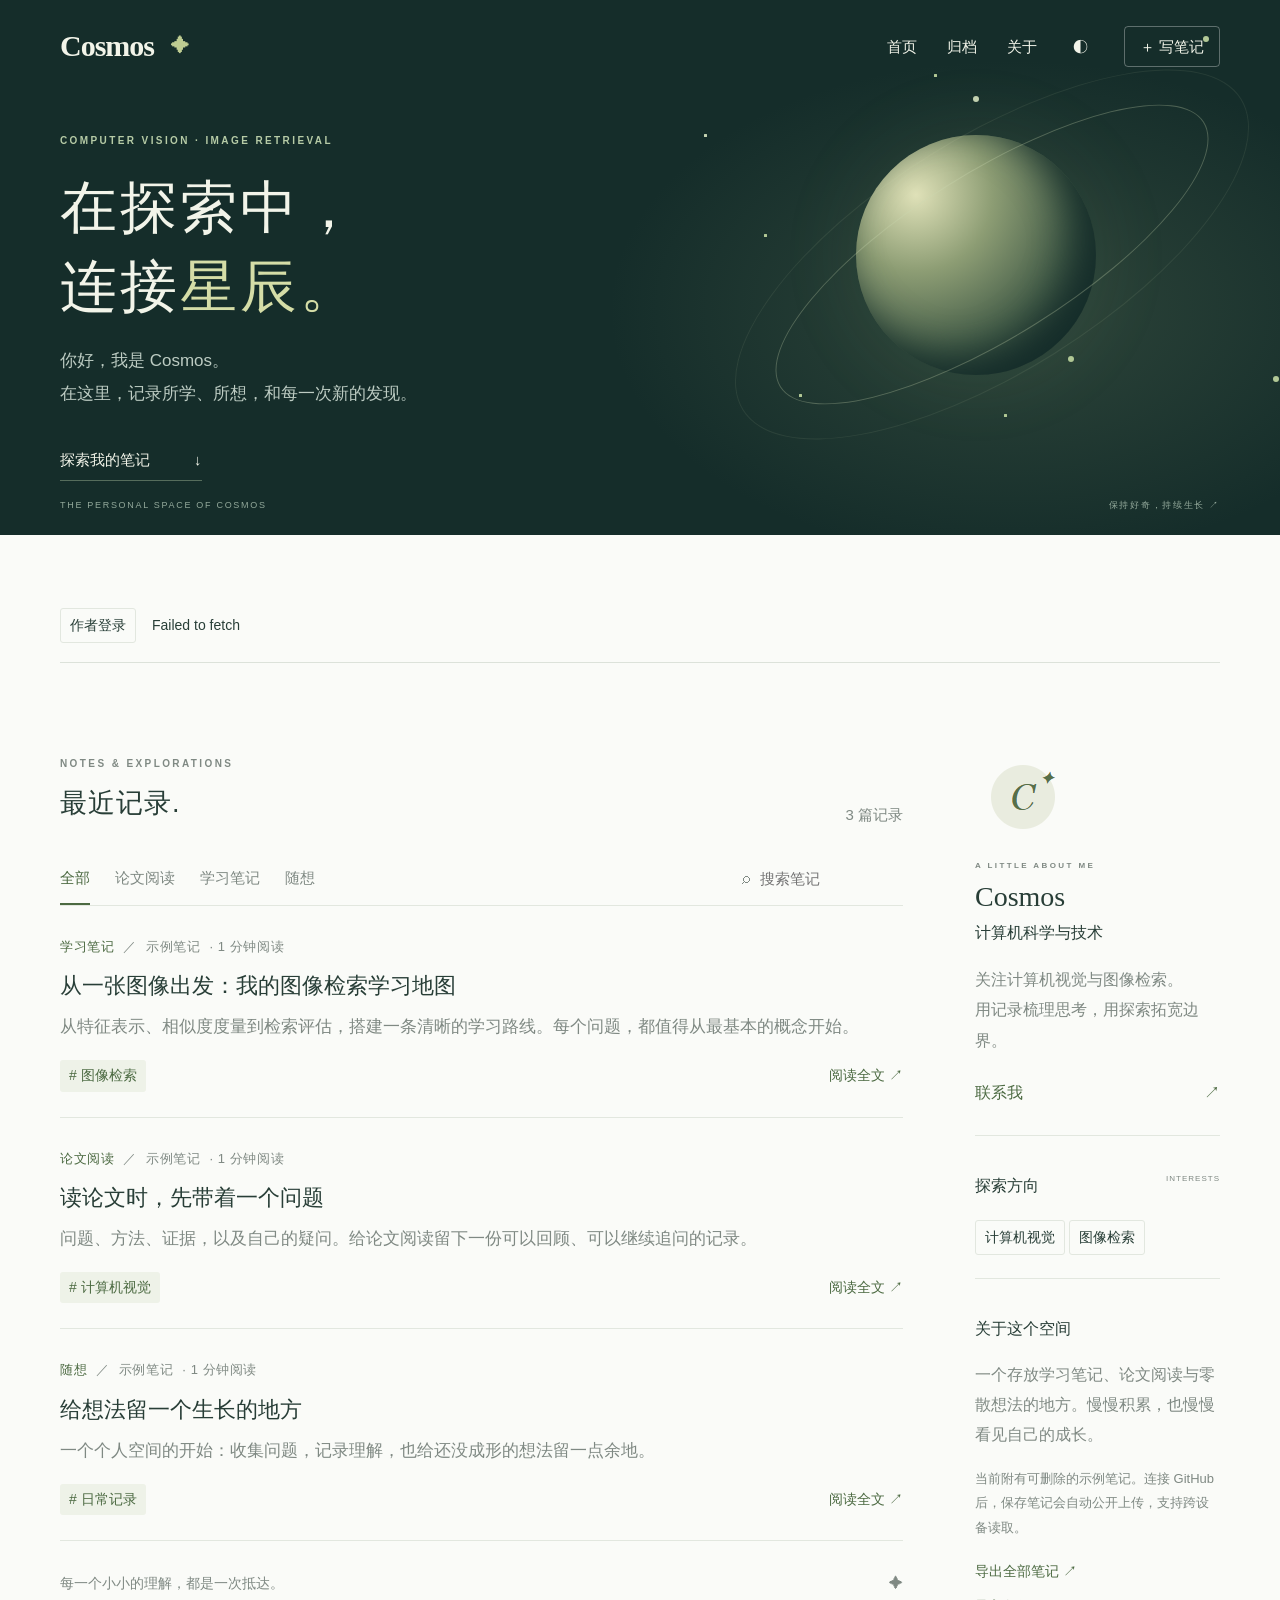
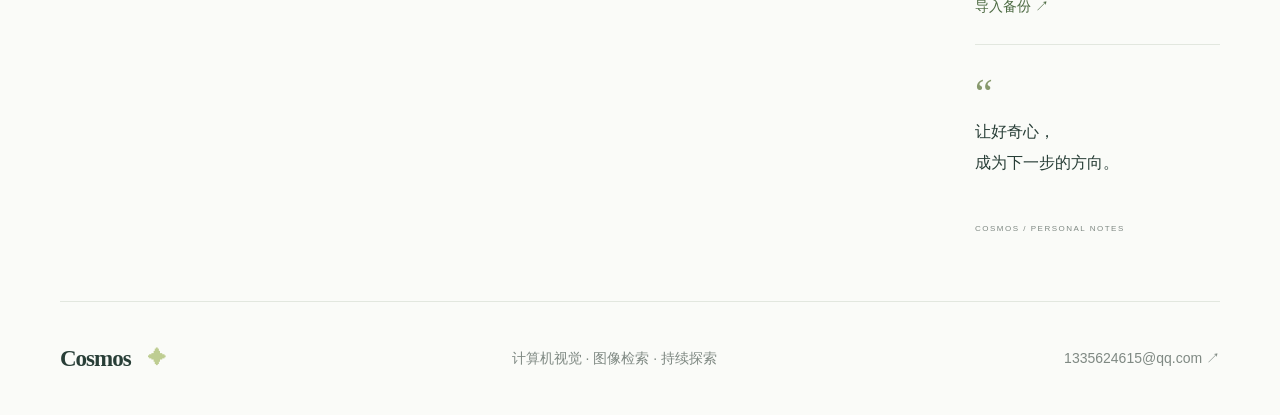
<file: index.html>
<!doctype html>
<html lang="zh-CN"><head><meta charset="UTF-8"><meta name="viewport" content="width=device-width,initial-scale=1"><meta name="description" content="Cosmos 的个人空间，记录计算机视觉、图像检索与学习思考。"><title>Cosmos · 在探索中，连接星辰</title><link rel="stylesheet" href="style.css?v=20261016-sync"><link rel="icon" type="image/png" href="assets/cosmos-logo.png?v=2"></head>
<body><a class="skip" href="#main">跳到正文</a><header class="hero"><nav class="nav wrap"><a class="brand" href="#">Cosmos<span>✦</span></a><div class="links"><a href="#main" data-view="all">首页</a><a href="#main" data-view="archive">归档</a><a href="#about">关于</a><button id="theme" aria-label="切换深浅主题">◐</button><button class="write" id="write">＋ 写笔记</button></div></nav><div class="sky" aria-hidden="true"><i></i><i></i><i></i><i></i><i></i><div class="orbit"></div><div class="planet"></div></div><div class="hero-copy wrap"><p class="eyebrow">COMPUTER VISION · IMAGE RETRIEVAL</p><h1>在探索中，<br>连接<span>星辰。</span></h1><p class="intro">你好，我是 Cosmos。<br>在这里，记录所学、所想，和每一次新的发现。</p><a class="explore" href="#main">探索我的笔记 <span>↓</span></a></div><div class="hero-bottom wrap"><span>THE PERSONAL SPACE OF COSMOS</span><span>保持好奇，持续生长 ↗</span></div></header>
<main class="wrap layout" id="main"><section class="content"><div class="section-top"><div><p class="eyebrow muted">NOTES & EXPLORATIONS</p><h2 id="list-title">最近记录<span class="dot">.</span></h2></div><span class="subtle" id="count"></span></div><div class="toolbar"><div class="tabs"><button class="active" data-filter="全部">全部</button><button data-filter="论文阅读">论文阅读</button><button data-filter="学习笔记">学习笔记</button><button data-filter="随想">随想</button></div><label class="search"><span aria-hidden="true">⌕</span><input id="search" type="search" placeholder="搜索笔记" aria-label="搜索笔记"></label></div><div id="posts"></div><p class="list-end">每一个小小的理解，都是一次抵达。<span>✦</span></p></section>
<aside id="about"><section class="profile"><img class="profile-logo" src="assets/cosmos-logo.png" alt="Cosmos Logo" width="103" height="81"><p class="eyebrow muted">A LITTLE ABOUT ME</p><h2>Cosmos</h2><p class="major">计算机科学与技术</p><p>关注计算机视觉与图像检索。<br>用记录梳理思考，用探索拓宽边界。</p><a class="contact" href="mailto:1335624615@qq.com">联系我 <span>↗</span></a></section><section class="side-block"><h3>探索方向 <span>INTERESTS</span></h3><button class="tag" data-query="计算机视觉">计算机视觉</button><button class="tag" data-query="图像检索">图像检索</button></section><section class="side-block"><h3>关于这个空间</h3><p>一个存放学习笔记、论文阅读与零散想法的地方。慢慢积累，也慢慢看见自己的成长。</p><p class="tiny">当前附有可删除的示例笔记。连接 GitHub 后，保存笔记会自动公开上传，支持跨设备读取。</p><button class="text-button" id="export">导出全部笔记 ↗</button><label class="text-button import-label">导入备份 ↗<input id="import" type="file" accept="application/json" hidden></label></section><div class="quote">“<p>让好奇心，<br>成为下一步的方向。</p><span>COSMOS / PERSONAL NOTES</span></div></aside></main>
<footer class="wrap"><a class="brand" href="#">Cosmos<span>✦</span></a><p>计算机视觉 · 图像检索 · 持续探索</p><a href="mailto:1335624615@qq.com">1335624615@qq.com ↗</a></footer>

<dialog id="editor"><button class="close" aria-label="关闭编辑">×</button><p class="eyebrow muted">A NEW THOUGHT</p><h2>写下新的发现<span class="dot">.</span></h2><p class="subtle">保存到本机，并在连接 GitHub 后自动公开上传。</p><form id="note-form"><label>标题<input name="title" required maxlength="150" placeholder="这次，你发现了什么？"></label><label>分类<select name="category"><option>学习笔记</option><option>论文阅读</option><option>随想</option></select></label><label>正文<textarea name="body" required rows="9" placeholder="从一个问题、一个灵感开始……"></textarea></label><button class="primary" type="submit">保存并同步 ↗</button><span id="draft-status" class="tiny"></span></form></dialog><div id="toast" role="status"></div><script src="notes.js?v=3"></script><script src="config.js?v=1"></script><script src="sync.js?v=2"></script><script src="app.js?v=4"></script><script src="paper-editor.js?v=1"></script></body></html>
</file>
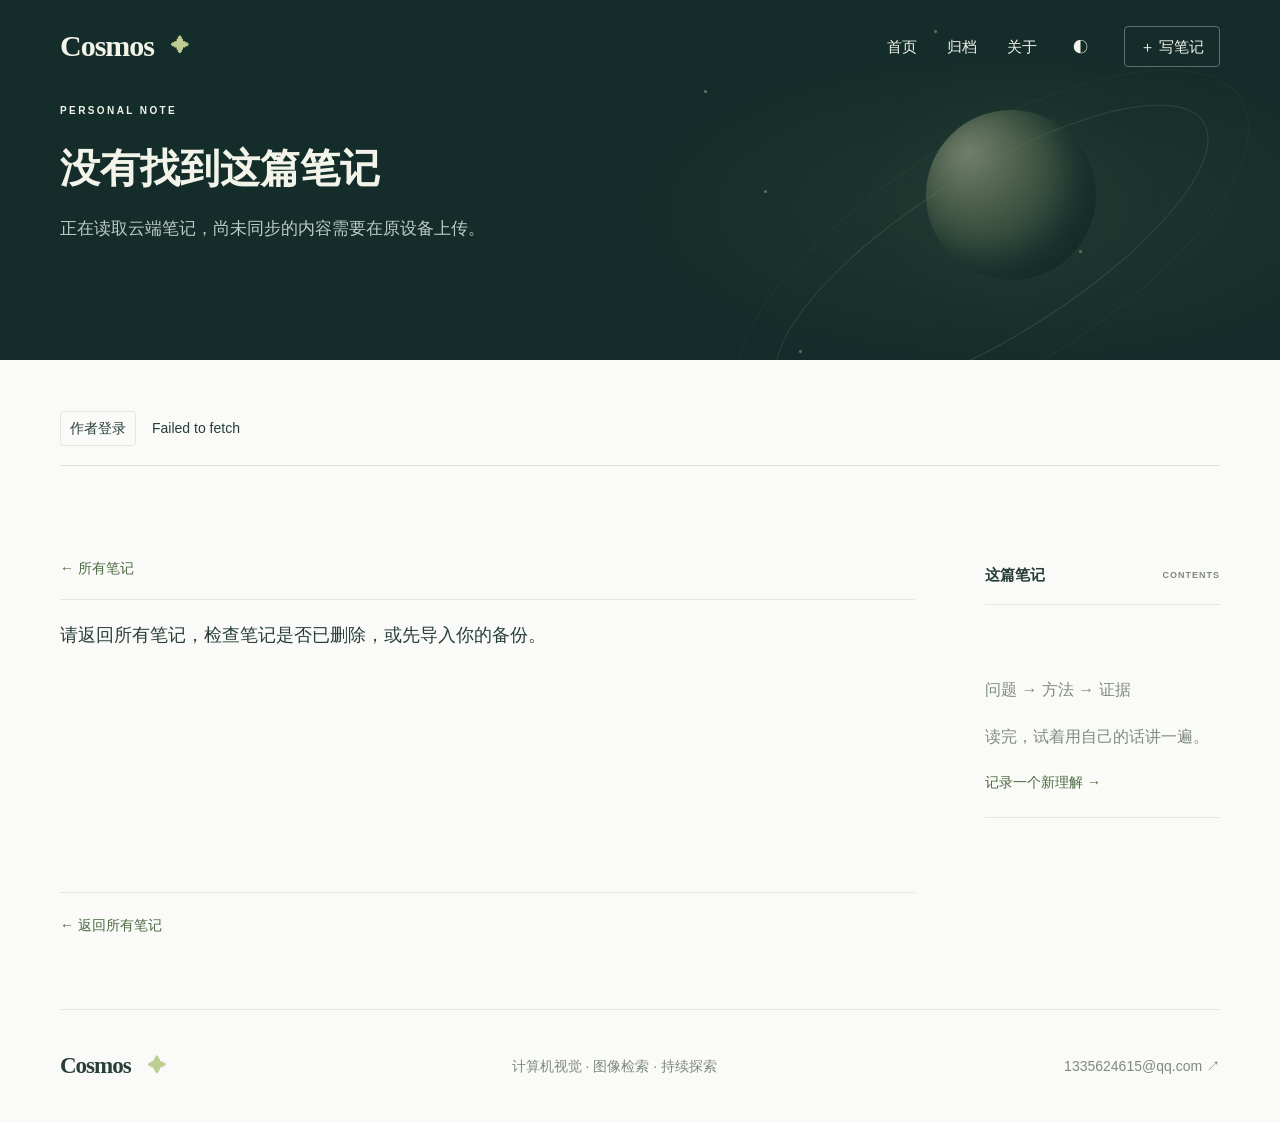
<file: note.html>
<!doctype html>
<html lang="zh-CN"><head><meta charset="UTF-8"><meta name="viewport" content="width=device-width,initial-scale=1"><title>笔记 · Cosmos</title><link rel="icon" type="image/png" href="assets/cosmos-logo.png?v=2"><link rel="stylesheet" href="style.css?v=20261016-sync"></head>
<body class="note-page"><a class="skip" href="#note-content">跳到正文</a><header class="hero note-hero"><nav class="nav wrap"><a class="brand" href="index.html">Cosmos<span>✦</span></a><div class="links"><a href="index.html#main">首页</a><a href="index.html#main">归档</a><a href="index.html#about">关于</a><button id="theme" aria-label="切换深浅主题">◐</button><a class="write" href="index.html#write-note">＋ 写笔记</a></div></nav><div class="sky" aria-hidden="true"><i></i><div class="orbit"></div><div class="planet"></div></div><div class="wrap note-heading"><p class="eyebrow" id="note-kind">PERSONAL NOTE</p><h1 id="note-title">正在读取笔记…</h1><p id="note-summary"></p><p id="note-meta"></p></div></header>
<main class="wrap note-layout"><article><div class="note-actions"><a href="index.html#main">← 所有笔记</a><button id="edit-note" class="tag">编辑笔记</button></div><div id="note-tags"></div><div id="note-content" class="article-body"></div><div class="note-end"><a href="index.html#main">← 返回所有笔记</a><button class="text-button" id="delete-note">删除本机笔记</button></div></article><aside class="note-sidebar"><div class="toc-sticky"><h2>这篇笔记 <span>CONTENTS</span></h2><nav id="toc" aria-label="文章目录"></nav><div class="side-block"><p>问题 → 方法 → 证据</p><p>读完，试着用自己的话讲一遍。</p><a class="text-button" href="index.html#write-note">记录一个新理解 →</a></div></div></aside></main>
<footer class="wrap"><a class="brand" href="index.html">Cosmos<span>✦</span></a><p>计算机视觉 · 图像检索 · 持续探索</p><a href="mailto:1335624615@qq.com">1335624615@qq.com ↗</a></footer>
<dialog id="edit-dialog"><button class="close" aria-label="关闭编辑">×</button><h2>编辑笔记</h2><p class="subtle">保存修改后自动同步到 GitHub；未连接时保留待上传内容。</p><form id="edit-form"><label>标题<input name="title" required maxlength="150"></label><label>正文<textarea name="body" rows="12" required></textarea></label><p class="tiny">使用 ## 章节标题创建目录，使用 - 或 1. 创建列表。</p><button type="submit" class="primary">保存并同步</button><p id="edit-message" role="status"></p></form></dialog><script src="notes.js?v=3"></script><script src="config.js?v=1"></script><script src="sync.js?v=2"></script><script src="note.js?v=4"></script><script src="paper-editor.js?v=1"></script></body></html>
</file>
<file: style.css>
:root{--bg:#fafbf8;--paper:#fff;--text:#283e37;--muted:#7f8983;--line:#e2e7df;--green:#4c6a42;--soft:#eef2e8}*{box-sizing:border-box}html{scroll-behavior:smooth;scroll-padding-top:24px}body{margin:0;background:var(--bg);color:var(--text);font-family:Arial,"Microsoft YaHei",sans-serif;font-size:14px;line-height:1.8}a{color:inherit;text-decoration:none}button,input,textarea,select{font:inherit;color:inherit}button{cursor:pointer}a,button,input,textarea,select{outline-offset:5px}button{border:0;background:none}button:hover,a:hover{opacity:.78}.wrap{width:min(1160px,calc(100% - 88px));margin:auto}.hero{height:535px;background:#152d2a;color:#f2f4e9;position:relative;overflow:hidden}.nav{height:92px;position:relative;z-index:2;display:flex;align-items:center;justify-content:space-between}.brand{font-family:Georgia,serif;font-size:30px;font-weight:bold;letter-spacing:-1px}.brand span{font-size:18px;margin-left:7px;color:#becd92}.links{display:flex;align-items:center;gap:30px;font-size:13px}.links .write{border:1px solid #ffffff50;padding:6px 15px;border-radius:4px}.hero-copy{position:relative;z-index:1;padding-top:30px;pointer-events:none}.hero-copy a{pointer-events:auto}.eyebrow{font-size:10px;letter-spacing:2.4px;font-weight:600}.hero-copy>.eyebrow{color:#b6cba6}.hero h1{font-family:Georgia,"Microsoft YaHei",serif;font-size:57px;line-height:1.38;font-weight:500;letter-spacing:3px;margin:19px 0}.hero h1 span{color:#d5dda7}.intro{color:#bdccc3;font-size:14px;line-height:2}.explore{display:inline-flex;gap:44px;border-bottom:1px solid #a9bf9b70;padding:7px 0;margin-top:12px;font-size:12px}.hero-bottom{position:absolute;bottom:22px;left:0;right:0;display:flex;justify-content:space-between;color:#93a99b;font-size:9px;letter-spacing:1.7px}.sky{position:absolute;right:0;top:0;width:60%;height:100%;background:radial-gradient(ellipse at 65% 58%,#60765a55,transparent 57%)}.planet{position:absolute;width:240px;height:240px;right:24%;top:135px;border-radius:50%;background:radial-gradient(circle at 25% 25%,#dfe1b8,#8d9d74 30%,#425b47 63%,#1a302d 85%);box-shadow:inset -20px -15px 40px #152d2a,0 0 90px #afc28815}.orbit{position:absolute;width:500px;height:165px;border:1px solid #cbd7b04d;border-radius:50%;right:5%;top:172px;transform:rotate(-32deg);z-index:1}.orbit:after{content:"";position:absolute;inset:-36px -45px;border:1px solid #cbd7b017;border-radius:50%}.sky i{position:absolute;width:3px;height:3px;background:#c3d2b1;border-radius:50%;top:25%;left:25%;box-shadow:95px 260px #b2c896,230px -60px #b2c896,375px 160px #b2c896,60px 100px #b2c896,300px 280px #b2c896}.sky i:nth-child(2){left:60%;top:18%;width:6px;height:6px}.layout{display:grid;grid-template-columns:minmax(0,1fr) 245px;gap:72px;padding-top:54px;padding-bottom:60px}.section-top{display:flex;justify-content:space-between;align-items:end;margin-bottom:24px}.section-top p{margin:0 0 6px}.section-top h2{font-size:27px;letter-spacing:1px;margin:0;font-weight:500}.dot{color:#8d9e64;padding-left:5px}.muted,.subtle{color:var(--muted)}.subtle{font-size:12px}.toolbar{border-bottom:1px solid var(--line);display:flex;gap:20px;justify-content:space-between;align-items:center}.tabs{display:flex;gap:25px}.tabs button{font-size:12px;padding:12px 0;white-space:nowrap;color:var(--muted);border-bottom:2px solid transparent}.tabs .active{color:var(--green);border-color:var(--green)}.search{display:flex;align-items:center;gap:8px;color:var(--muted)}.search input{border:0;background:none;width:115px;font-size:12px;min-width:0}.post{padding:29px 0 25px;border-bottom:1px solid var(--line)}.post-meta{display:flex;gap:12px;align-items:center;font-size:10px;letter-spacing:.6px;color:var(--muted)}.post-meta .kind{color:var(--green)}.post h3{font-size:22px;font-weight:500;margin:11px 0 8px;line-height:1.5}.post-title{padding:0;text-align:left}.post p{font-size:13px;color:var(--muted);margin:0 0 17px;line-height:1.9}.post-bottom{display:flex;justify-content:space-between;align-items:center;font-size:10px;color:var(--muted)}.post-bottom .read{color:var(--green);font-size:11px}.chip{padding:3px 9px;background:var(--soft);color:var(--green);border-radius:3px}.list-end{font-size:11px;color:var(--muted);margin-top:30px;display:flex;justify-content:space-between}.profile{border-bottom:1px solid var(--line);padding-bottom:27px}.avatar{width:64px;height:64px;background:#e9ecdf;color:#576f49;border-radius:50%;display:flex;align-items:center;justify-content:center;font:italic 37px Georgia;position:relative;margin:0 0 22px}.avatar span{position:absolute;font-size:18px;right:0;top:0}.profile h2{font:28px Georgia;margin:5px 0}.profile .eyebrow{font-size:8px;margin-bottom:8px}.profile p,.side-block p{font-size:12px;color:var(--muted)}.profile .major{color:var(--text);margin:3px 0 16px}.contact{display:flex;justify-content:space-between;font-size:12px;color:var(--green);margin-top:23px}.side-block{padding:20px 0;border-bottom:1px solid var(--line)}.side-block h3{font-size:12px;font-weight:500}.side-block h3 span{float:right;font-size:8px;color:var(--muted);letter-spacing:1px}.tag{border:1px solid var(--line);border-radius:3px;padding:4px 9px;font-size:11px;margin:3px 4px 3px 0}.tiny{font-size:10px!important;color:var(--muted)}.text-button{font-size:11px;padding:5px 0;color:var(--green)}.import-label{display:block;cursor:pointer}.quote{font:40px Georgia;color:#87996d;padding-top:25px}.quote p{font:16px/1.9 "Microsoft YaHei",sans-serif;margin:0 0 16px;color:var(--text)}.quote span{font:8px Arial;letter-spacing:1.5px;color:var(--muted)}footer{display:flex;align-items:center;justify-content:space-between;padding:30px 0;border-top:1px solid var(--line);color:var(--muted);font-size:11px}footer .brand{font-size:23px;color:var(--text)}dialog{border:1px solid var(--line);border-radius:10px;background:var(--paper);color:var(--text);padding:38px;width:min(720px,calc(100% - 32px));max-height:88vh;box-shadow:0 30px 100px #0003}dialog::backdrop{background:#0d221db0;backdrop-filter:blur(4px)}dialog h2{font-size:26px;line-height:1.5;margin:10px 0 20px}.close{position:absolute;right:12px;top:8px;font-size:26px;color:var(--muted)}#read-body{white-space:pre-wrap;overflow-wrap:anywhere;font-size:15px;line-height:2;margin-bottom:30px}form label{display:block;margin:16px 0;font-size:12px}form input,form textarea,form select{display:block;width:100%;padding:10px 12px;background:var(--bg);border:1px solid var(--line);border-radius:4px;margin-top:6px}textarea{resize:vertical}.primary{background:var(--green);color:white;border-radius:4px;padding:10px 20px}#draft-status{margin-left:10px}.empty{text-align:center;padding:65px 15px;color:var(--muted)}#toast{position:fixed;bottom:25px;left:50%;transform:translateX(-50%);background:var(--text);color:var(--bg);padding:9px 22px;border-radius:6px;z-index:10;display:none}.skip{position:fixed;top:-100px}.skip:focus{top:0;background:white;z-index:50;color:black}body.dark{--bg:#17221f;--paper:#202c27;--text:#e0e7dc;--muted:#9daa9f;--line:#354137;--green:#b4c69c;--soft:#293a2d}body.dark .primary{color:#17221f}@media(max-width:850px){.wrap{width:calc(100% - 44px)}.layout{gap:30px;grid-template-columns:minmax(0,1fr) 210px}.tabs{gap:14px}.toolbar{flex-wrap:wrap;gap:0}.search{padding:8px 0}.hero h1{font-size:47px}.planet{width:180px;height:180px;right:15%;top:185px}.orbit{right:-35%;top:195px}.sky{opacity:.65}.hero-copy{padding-top:30px}}@media(max-width:620px){.hero{height:520px}.nav{height:78px}.brand{font-size:25px}.links{gap:16px}.links>a{font-size:12px}.links .write{font-size:0;padding:2px 7px}.links .write:after{content:"＋";font-size:18px}.hero h1{font-size:43px}.hero .eyebrow{font-size:8px;letter-spacing:1.5px}.sky{width:80%;right:-35%;opacity:.48}.hero-copy{padding-top:36px}.hero-bottom span:last-child{display:none}.layout{display:block;padding-top:35px}.toolbar{gap:5px}.tabs{gap:22px}.search{width:100%;border-top:1px solid var(--line)}.search input{width:100%;padding:4px 0}.post h3{font-size:20px}aside{margin-top:45px;display:grid;grid-template-columns:1fr;gap:0}.profile{padding-top:25px;border-top:1px solid var(--line)}footer{flex-wrap:wrap;gap:10px}footer p{display:none}dialog{padding:28px 22px}.section-top h2{font-size:25px}}@media(prefers-reduced-motion:reduce){html{scroll-behavior:auto}}
/* Readable supporting text; retain the existing heading sizes and palette. */
body{font-size:16px}
.intro{font-size:17px;line-height:1.9}
.links,.explore{font-size:15px}
.subtle,.tabs button,.search input{font-size:15px}
.search input{width:145px}
.post p{font-size:17px;line-height:1.95}
.post-meta{font-size:13px;flex-wrap:wrap;gap:9px}
.post-bottom,.post-bottom .read{font-size:14px}
.list-end{font-size:14px;gap:12px}
.profile p,.side-block p{font-size:16px;line-height:1.9}
.contact,.side-block h3{font-size:16px}
.tag,.text-button{font-size:14px}
.tiny{font-size:13px!important;line-height:1.85}
footer{font-size:14px;gap:18px}
#read-body{font-size:18px;line-height:1.95}
form label,form input,form textarea,form select{font-size:16px}
.brand{display:inline-flex;align-items:center;gap:10px}
.brand-logo{width:51px;height:40px;object-fit:contain;border-radius:5px}
.profile-logo{display:block;width:103px;height:81px;object-fit:contain;margin:0 0 22px;border-radius:6px}
@media(max-width:850px){.toolbar{flex-wrap:wrap}.tabs{gap:18px}.links{gap:20px}}
@media(max-width:620px){.links{gap:11px}.links>a{font-size:14px}.brand{gap:6px;font-size:23px}.brand-logo{width:41px;height:33px}.links .write{font-size:0}.tabs{gap:20px}.search input{width:100%}.intro{font-size:16px}.post p{font-size:16px}#read-body{font-size:17px}.hero-copy{padding-top:28px}footer{flex-direction:column;align-items:flex-start}}
/* Full-page note reading. */
.note-hero{height:auto;min-height:360px;padding-bottom:38px}
.note-hero .sky{opacity:.45;pointer-events:none}
.note-hero .planet{width:170px;height:170px;top:110px}
.note-heading{position:relative;z-index:1}
.note-heading h1{font-family:Arial,"Microsoft YaHei",sans-serif;font-size:clamp(28px,3.2vw,40px);line-height:1.4;font-weight:600;letter-spacing:0;max-width:920px;margin:20px 0 12px;overflow-wrap:anywhere}
.note-heading #note-summary{font-size:17px;max-width:850px;color:#bdccc3;line-height:1.9}
.note-heading #note-meta{font-size:13px;color:#bdccc3;margin-top:20px}
.note-layout{display:grid;grid-template-columns:minmax(0,1fr) 235px;gap:70px;padding-top:32px;padding-bottom:70px}
.note-actions{display:flex;justify-content:space-between;align-items:center;gap:16px;padding-bottom:18px;margin-bottom:18px;border-bottom:1px solid var(--line);font-size:14px;color:var(--green)}
.article-body{font-size:18px;line-height:1.95;overflow-wrap:anywhere;min-height:230px}
.article-body h2{font-size:25px;line-height:1.5;margin:38px 0 18px;padding-bottom:12px;border-bottom:1px solid var(--line);scroll-margin-top:24px}
.article-body h3{font-size:21px;line-height:1.6;margin:30px 0 14px;scroll-margin-top:24px}
.article-body p{margin:20px 0}.article-body li{margin:10px 0}.article-body ul,.article-body ol{padding-left:28px}
.article-body li::marker{color:var(--muted)}
.article-body pre{background:var(--soft);padding:18px;border-radius:5px;overflow:auto;white-space:pre;font-size:15px}
.article-body :not(pre)>code{background:var(--soft);padding:2px 5px;border-radius:3px;font-size:.9em}
.note-sidebar{padding-top:5px}.toc-sticky{position:sticky;top:30px}.note-sidebar h2{font-size:15px;display:flex;justify-content:space-between;align-items:center;border-bottom:1px solid var(--line);padding-bottom:16px;margin:0 0 18px}.note-sidebar h2 span{font-size:9px;letter-spacing:1px;color:var(--muted)}
#toc{border-left:1px solid var(--line);margin-bottom:34px}#toc a{display:block;padding:8px 0 8px 18px;font-size:14px;line-height:1.7;color:var(--muted);border-left:2px solid transparent;margin-left:-1px}#toc a:hover,#toc a.active{color:var(--green);border-left-color:var(--green)}#toc .toc-child{padding-left:30px;font-size:13px}
.note-end{display:flex;justify-content:space-between;align-items:center;border-top:1px solid var(--line);margin-top:44px;padding-top:20px;font-size:14px;color:var(--green)}
@media(max-width:850px){.note-layout{gap:30px;grid-template-columns:minmax(0,1fr) 190px}.article-body{font-size:17px}}
@media(max-width:620px){.note-layout{display:flex;flex-direction:column;gap:18px}.note-sidebar{order:-1;margin-top:0}.toc-sticky{position:static}.note-sidebar .side-block{display:none}#toc{display:flex;flex-wrap:wrap;border:0;gap:5px;margin-bottom:10px}#toc a{border:1px solid var(--line);border-radius:4px;padding:5px 10px;font-size:13px;margin:0}#toc .toc-child{padding-left:10px}.note-hero{min-height:330px}.note-heading h1{font-size:28px}.article-body h2{font-size:23px}.article-body h3{font-size:20px}.note-heading #note-summary{font-size:16px}.note-sidebar h2{margin-bottom:12px}.note-actions{padding-top:10px}}
/* Section-based paper forms. */
.structured-editor{width:min(940px,calc(100% - 32px));padding:32px 38px;max-height:90vh}
.structured-editor>h2{margin-bottom:8px}.structured-editor form>label{margin-bottom:22px}
.paper-editor-intro{display:flex;justify-content:space-between;align-items:center;gap:12px;border-top:1px solid var(--line);padding:22px 0 14px;color:var(--green);font-size:16px}
.paper-editor-intro small{font-size:12px;color:var(--muted)}
.paper-block{border:1px solid var(--line);border-radius:8px;background:var(--bg);margin-bottom:12px;overflow:hidden}
.paper-block summary{display:flex;align-items:center;gap:13px;cursor:pointer;padding:18px 20px;list-style:none;font-size:16px;font-weight:500}
.paper-block summary::-webkit-details-marker{display:none}.paper-block summary:after{content:'＋';color:var(--muted)}.paper-block[open] summary:after{content:'−'}
.block-number{color:var(--green);font-family:Georgia,serif;font-size:18px}.block-state{margin-left:auto;white-space:nowrap;font-size:12px;font-weight:400;color:var(--muted)}
.paper-block[open] summary{border-bottom:1px solid var(--line)}.block-content{padding:4px 20px 18px}.block-content label{font-size:14px}.paper-basics{display:grid;grid-template-columns:1fr 1fr;gap:0 18px}.paper-basics label:last-child{grid-column:1/-1}
.paper-block input,.paper-block textarea{background:var(--paper);border-color:var(--line);font-size:16px;line-height:1.8;padding:12px 14px}.paper-block textarea{min-height:110px}.paper-block input:focus,.paper-block textarea:focus{outline:2px solid var(--green);outline-offset:1px}.field-hint{font-size:13px;color:var(--muted);display:block;margin-bottom:10px}
.structured-editor form>.primary{position:sticky;bottom:0;box-shadow:0 4px 20px #0002;margin-top:12px;z-index:1}
[hidden]{display:none!important}
@media(max-width:620px){.structured-editor{padding:26px 18px}.paper-editor-intro{align-items:flex-start;flex-direction:column}.paper-basics{grid-template-columns:1fr}.paper-block summary{padding:15px 12px;gap:9px;font-size:15px}.block-content{padding:4px 12px 14px}.block-state{font-size:11px}}

.cloud-bar{grid-column:1/-1;display:flex;align-items:center;flex-wrap:wrap;gap:12px;padding:16px 0;border-bottom:1px solid #899c8644;margin-bottom:20px}.cloud-bar span{font-size:14px;flex:1;min-width:180px}#cloud-dialog{max-width:680px}#cloud-dialog p{line-height:1.8}#cloud-dialog .text-button{margin:16px 16px 0 0}
</file>
